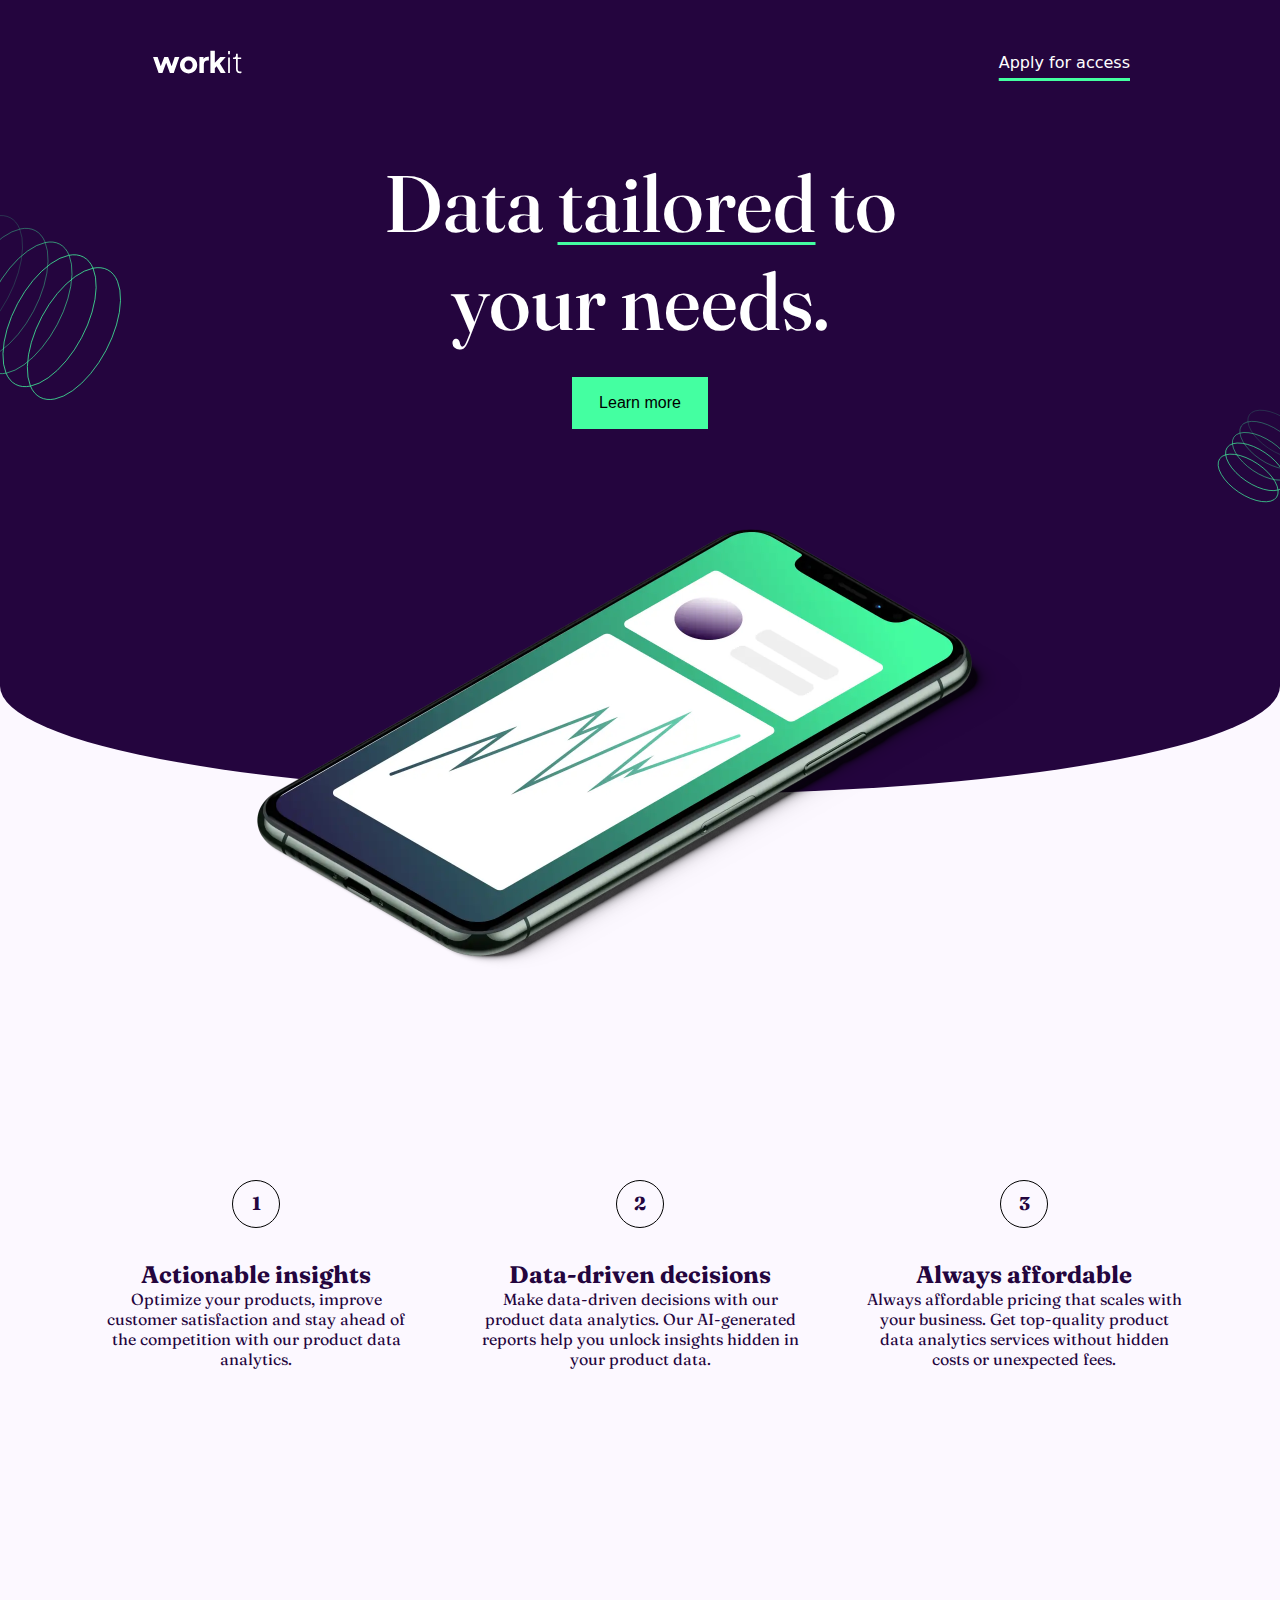
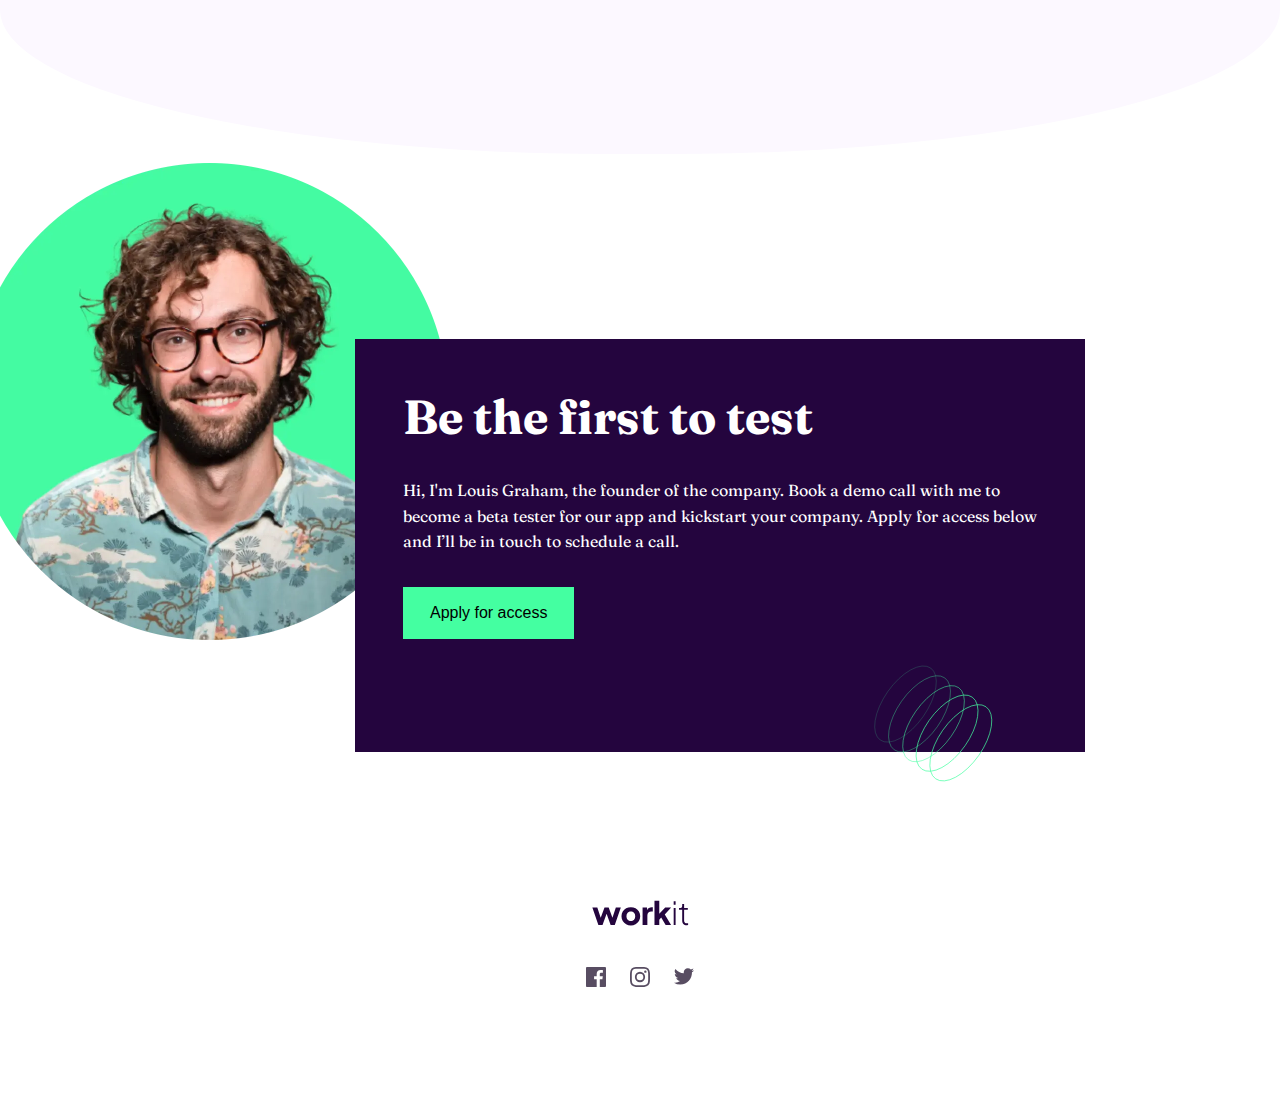
<file: index.html>
<!DOCTYPE html>
<html lang="en">
<head>
  <meta charset="UTF-8">
  <meta name="viewport" content="width=device-width, initial-scale=1.0">

  <link rel="icon" type="image/png" sizes="32x32" href="./assets/images/favicon-32x32.png">
  <link rel="stylesheet" href="styles.css">
  
  <title>Frontend Mentor | Workit landing page</title>
</head>
<body>

  <header>
    <img src="./assets/images/logo-light.svg" alt="Workit Logo" width="95px" height="24px">
    <a href="#">Apply for access</a>
  </header>

  <main>
    <div class="hero">
      <p class="hero-text">Data <span class="highlight">tailored</span> to<br/> your needs.</p>
      <button>Learn more</button>
    </div>
    <div class="hero-image-wrapper">
      <img class="hero-image" src="./assets/images/image-hero.webp" alt="Phone" width="767" height="441">
    </div>
  </main>
  
  <div class="misc1"></div>
  <div class="misc2"></div>
  <div class="misc3"></div>

  <section class="value-props">
    <div class="cards">
      <div class="card">
        <h3 class="card-number"">1</h3>
        <div class="card-content">
        <h2 class="card-title">Actionable insights</h2>
        <p class="card-description">Optimize your products, improve customer satisfaction and stay ahead of the competition 
          with our product data analytics.</p>
        </div>
      </div>
      <div class="card">
        <h3 class="card-number"">2</h3>
        <div class="card-content">
        <h2 class="card-title">Data-driven decisions</h2>
        <p class="card-description">
          Make data-driven decisions with our product data analytics. Our AI-generated reports help 
          you unlock insights hidden in your product data.</p>
          </div>
      </div>
      <div class="card">
        <h3 class="card-number"">3</h3>
        <div class="card-content">
        <h2 class="card-title">Always affordable</h2>
        <p class="card-description">Always affordable pricing that scales with your business. Get top-quality product data 
          analytics services without hidden costs or unexpected fees.</p>
          </div>
      </div>
    </div>
  </section>
  <footer>
    <div class="announcement">
      <div class="announcement-image">
        <img src="./assets/images/image-founder.webp" alt="founder image" width="477" height="477">
      </div>
      <div class="announcement-description">
        <h2>Be the first to test</h2>
        <p>Hi, I'm Louis Graham, the founder of the company. Book a demo call with me to become a 
          beta tester for our app and kickstart your company. Apply for access below and I’ll be 
          in touch to schedule a call.</p>
        <button>Apply for access</button>
      </div>
      <div class="misc4"></div>
    </div>
    <div class="contact">
      <div>
        <img src="./assets/images/logo-dark.svg" alt="Workit logo">
      </div>
      <div class="sm-icons"">
        <a href="#"><img src="./assets/images/icon-facebook.svg" alt="facebook icon"></a>
        <a href="#"><img src="./assets/images/icon-instagram.svg" alt="instagram icon"></a>
        <a href="#"><img src="./assets/images/icon-twitter.svg" alt="twitter icon"></a>
      </div>
    </div>
  </footer>
</body>
</html>
</file>
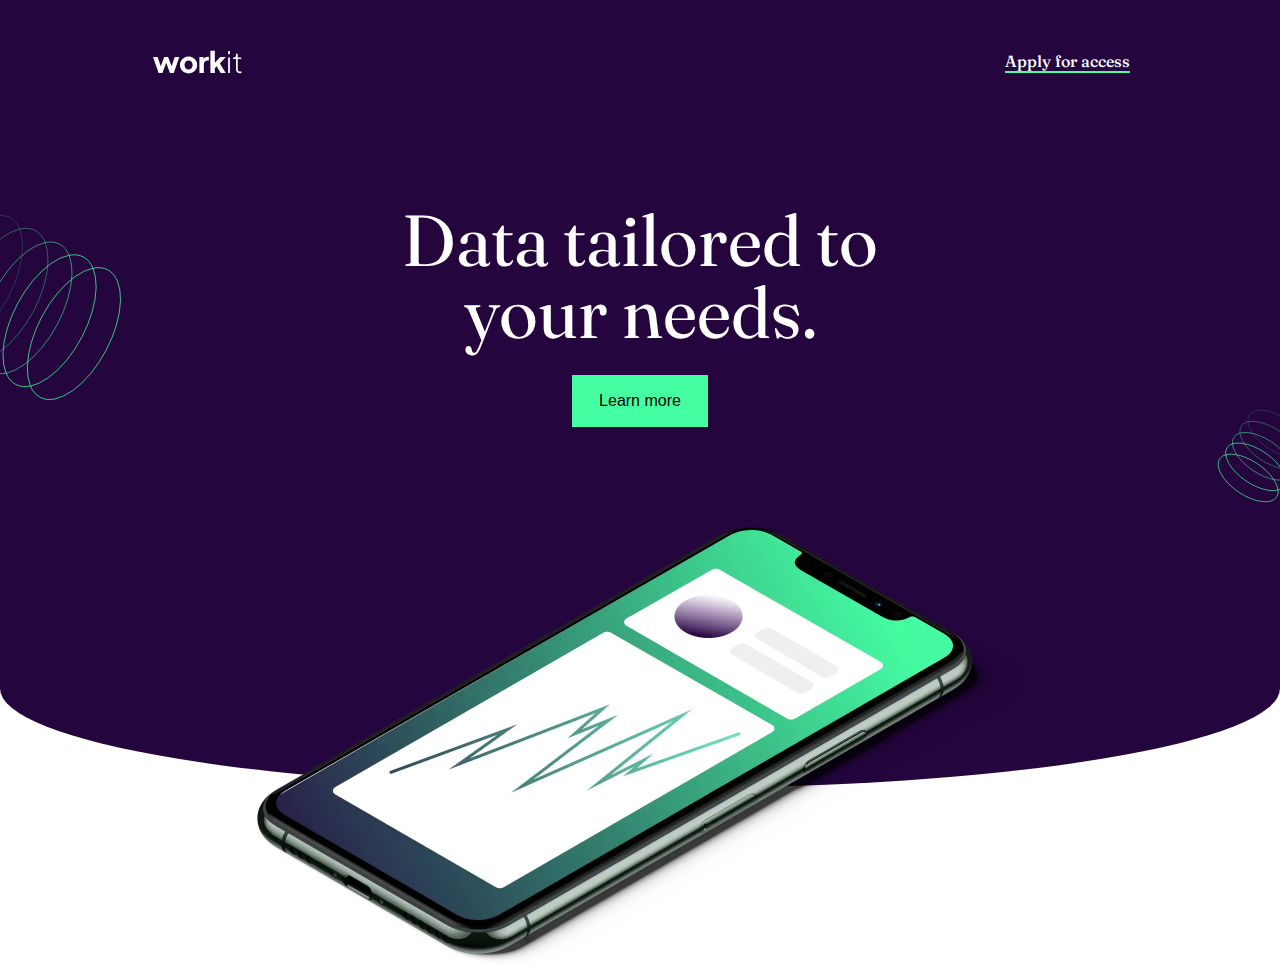
<file: workit-landing/index.html>
<!DOCTYPE html>
<html lang="en">
<head>
  <meta charset="UTF-8">
  <meta name="viewport" content="width=device-width, initial-scale=1.0">

  <link rel="icon" type="image/png" sizes="32x32" href="./assets/images/favicon-32x32.png">
  <link rel="stylesheet" href="styles.css">
  
  <title>Frontend Mentor | Workit landing page</title>
</head>
<body>
  <header>
    <img src="./assets/images/logo-light.svg" alt="Workit Logo" width="95px" height="24px">
    <a href="#">Apply for access</a>
  </header>
  <main>
    <div class="hero">
      <p class="hero-text">Data tailored to<br/> your needs.</p>
      <button>Learn more</button>
    </div>
    <img class="hero-image" src="./assets/images/image-hero.webp" alt="Phone" width="767" height="441">
  </main>
  <div class="misc1"></div>
  <div class="misc2"></div>

</body>
</html>



<!--


1

Actionable insights

Optimize your products, improve customer satisfaction and stay ahead of the competition 
with our product data analytics.

2

Data-driven decisions

Make data-driven decisions with our product data analytics. Our AI-generated reports help 
you unlock insights hidden in your product data.

3

Always affordable

Always affordable pricing that scales with your business. Get top-quality product data 
analytics services without hidden costs or unexpected fees.

Be the first to test

Hi, I'm Louis Graham, the founder of the company. Book a demo call with me to become a 
beta tester for our app and kickstart your company. Apply for access below and I’ll be 
in touch to schedule a call.

Apply for access -->
</file>
<file: styles.css>
@font-face {
    font-family: 'Fraunces';
    src: url('./assets/fonts/fraunces/Fraunces-VariableFont_SOFT,WONK,opsz,wght.ttf') format('truetype');
   }

* {
    box-sizing: border-box;
    margin: 0;
    padding: 0;
}

html  {
    --neon : #44FFA1;
}

body {
    font-family: 'Fraunces';
    overflow-x: hidden;
    height: 100%;
}

header {
    background-color: #24053E;
    display: flex;
    justify-content: space-between;
    align-items: center;
    padding-top: 50px;
}

header img {
    position: relative;
    left: 150px;
}


header a{
    color: white;
    text-decoration: none;
    font-weight: 500;
    position: relative;
    right: 150px;
    text-decoration: solid underline var(--neon) 3px;
    text-underline-offset: 10px;
    font-family: system-ui, -apple-system, BlinkMacSystemFont, 'Segoe UI', Roboto, Oxygen, Ubuntu, Cantarell, 'Open Sans', 'Helvetica Neue', sans-serif;
}

header a:hover {
    color: var(--neon)
}

main {
    background-color: #24053E;
    display: flex;
    flex-direction: column;
    align-items: center;
    justify-content: space-around;
    text-align: center;
    border-radius: 100% 100% 95% 95% / 0% 0% 30% 30%;
                    

}

.hero {
    position: relative;
    top: 80px;
}

.hero-text {
    font-size: 5rem;
    color: white;
    /* line-height: 1; */
    margin-bottom: 1.7rem;
    font-weight: 500;
}

.highlight{
    text-decoration: solid underline var(--neon) 3px;
    text-underline-offset: 10px;
}

.hero button,
.announcement-description button {
    background-color: var(--neon);
    padding: 10px;
    border: 2px solid var(--neon);
    cursor: pointer;
    padding: 15px 25px;
    font-weight: 500;
    font-size: 1rem;
}


.hero button:hover,
. button:hover {
    
    background-color: transparent;
    color: var(--neon);
    border: 2px solid var(--neon);
}

.hero-image-wrapper img{
    position: relative;
    top: 180px;
    width: 767px;
    height: 441px;
}

.hero-image {
    width: 100%;
    height: auto;
}

.misc1 {
    background: url("./assets/images/bg-pattern-1.svg");
    width: 270px;
    height: 215px;
    background-repeat: no-repeat;
    position: absolute;
    top: 200px;
    left: -90px;
    background-size: contain;
}

.misc2 {
    background: url("./assets/images/bg-pattern-2.svg");
    width: 141px;
    height: 112px;
    background-repeat: no-repeat;
    position: absolute;
    top: 400px;
    right: -70px;
    /* transform: rotate(10deg); */
    background-size: contain;
}

.misc4 {
    background: url("./assets/images/bg-pattern-3.svg");
    width: 173px;
    height: 137px;
    background-repeat: no-repeat;
    position: absolute;
    bottom: -120px;
    right: 50px;
    background-size: contain;
    z-index: 3;
}

body .misc3 {
    background-color: #FCF8FF;
    position: absolute;
    z-index: -1;
    top: 0;
    bottom: 0;
    right: 0;
    left: 0;
}


.value-props {
    height: 960px;
    color: #24053E;
    display: grid;
    place-content: center;
    background-color: #FCF8FF;
    border-radius: 100% 100% 95% 95% / 0% 0% 30% 30%;

}

.cards {
    display: flex;
    justify-content: center;
    text-align: center;
    gap: 2rem;
}

.card {
    display: flex;
    flex-direction: column;
    justify-content: center;
    align-items: center;
    gap: 2rem;
    padding: 1rem;
}

.card-content {
    width: 20rem;
}


.card h3{
    width: 3rem;
    height: 3rem;
    border: 1px solid black;
    border-radius: 50%;
    display: flex;
    justify-content: center;
    align-items: center;
}


footer {
    height: 960px;
    display: flex;
    flex-direction: column;
    justify-content: space-around;
    align-items: center;

}

.announcement {
    display: flex;
    position: relative;

}

.announcement-image {
    width: 10rem;
    height: 10rem;
    position: relative;
    right: 14rem;
    bottom: 6rem;
}

.announcement-description {
    width: 730px;
    height: 413px;
    background-color: #24053E;
    position: relative;
    bottom: -5rem;
    color: white;
    display: flex;
    flex-direction: column;
    padding: 3rem;
    gap: 2rem;
}

.announcement-description h2 {
    font-size: 3rem;
}

.announcement-description p {
    line-height: 1.6rem;
}

.announcement-description button {
    width: max-content;
}

.contact {
    width: 8rem;
    height: 8rem;
    display: flex;
    flex-direction: column;
    justify-content: space-around;
    align-items: center;
}

.sm-icons {
    display: flex;
    justify-content: space-between;
    align-items: center;
    gap: 1.5rem;
}

@media (max-width: 37rem){

    .misc1,
    .misc2,
    .misc4 {
        display: none;
    }

    header img {
        position: relative;
        left: 50px;
    }

    header a{
    position: relative;
    right: 50px;
}

    .hero-text {
        font-size: 3rem;
    }

    .hero-image-wrapper img{
        width: 385px;
        height: 220px;
    }

    .value-props {
        position: relative;
        place-content: center;
        z-index: -1;
        top: 100px
    }

    .cards {
        flex-direction: column;
        align-items: center;
        justify-content: center;
    }

    footer {
        height: 960px;
        display: flex;
        flex-direction: column;
        justify-content: space-around;
        align-items: center;
        position: relative;
        top: 50px;
    
    }

    .announcement {
        flex-direction: column;
        justify-content: center;
        align-items: center;
        width: 100%;
    }

    .announcement-image {
        position: static;
        width: 100%;
        text-align: center;
    }

    .announcement-image img {
        width: 281px;
        height: 281px;
    }

    .announcement-description {
        width: 100%;
        height: 375px;
        background-color: #24053E;
        padding: 1rem;
        gap: 2rem;
        text-align: center;
        display: flex;
        justify-content: center;
        align-items: center;
    }

    .announcement-description h2 {
        font-size: 2rem;
    }

    .announcement-description p{ 
        line-height: 1.5rem;
        font-weight: 300;
    }

}
</file>
<file: workit-landing/styles.css>
@font-face {
    font-family: 'Fraunces';
    src: url('./assets/fonts/fraunces/Fraunces-VariableFont_SOFT,WONK,opsz,wght.ttf') format('truetype');
   }

* {
    box-sizing: border-box;
    margin: 0;
    padding: 0;
}

html  {
    --neon : #44FFA1;
}

body {
    font-family: 'Fraunces';
}

header {
    background-color: #24053E;
    display: flex;
    justify-content: space-between;
    align-items: center;
    padding: 50px 0;
}

header img {
    position: relative;
    left: 150px;
}


header a{
    color: white;
    border-bottom: 2px solid var(--neon);
    text-decoration: none;
    font-weight: 500;
    position: relative;
    right: 150px;
}

header a:hover {
    color: var(--neon)
}

main {
    background-color: #24053E;
    display: flex;
    flex-direction: column;
    align-items: center;
    justify-content: space-around;
    text-align: center;
    border-radius: 100% 100% 95% 95% / 0% 0% 30% 30%;
                    

}

.hero {
    position: relative;
    top: 80px;
}

.hero-text {
    font-size: 4.5rem;
    color: white;
    line-height: 1;
    margin-bottom: 1.7rem;

}

.hero button {
    background-color: var(--neon);
    padding: 10px;
    border: 2px solid var(--neon);
    cursor: pointer;
    padding: 15px 25px;
    font-weight: 500;
    font-size: 1rem;
}


.hero button:hover {
    background-color: transparent;
    color: var(--neon);
    border: 2px solid var(--neon);
}

.hero-image {
    position: relative;
    top: 180px;
}

.misc1 {
    background: url("./assets/images/bg-pattern-1.svg");
    width: 270px;
    height: 215px;
    background-repeat: no-repeat;
    position: absolute;
    top: 200px;
    left: -90px;
    background-size: contain;
}

.misc2 {
    background: url("./assets/images/bg-pattern-2.svg");
    width: 141px;
    height: 112px;
    background-repeat: no-repeat;
    position: absolute;
    top: 400px;
    right: -70px;
    /* transform: rotate(10deg); */
    background-size: contain;
}
</file>
